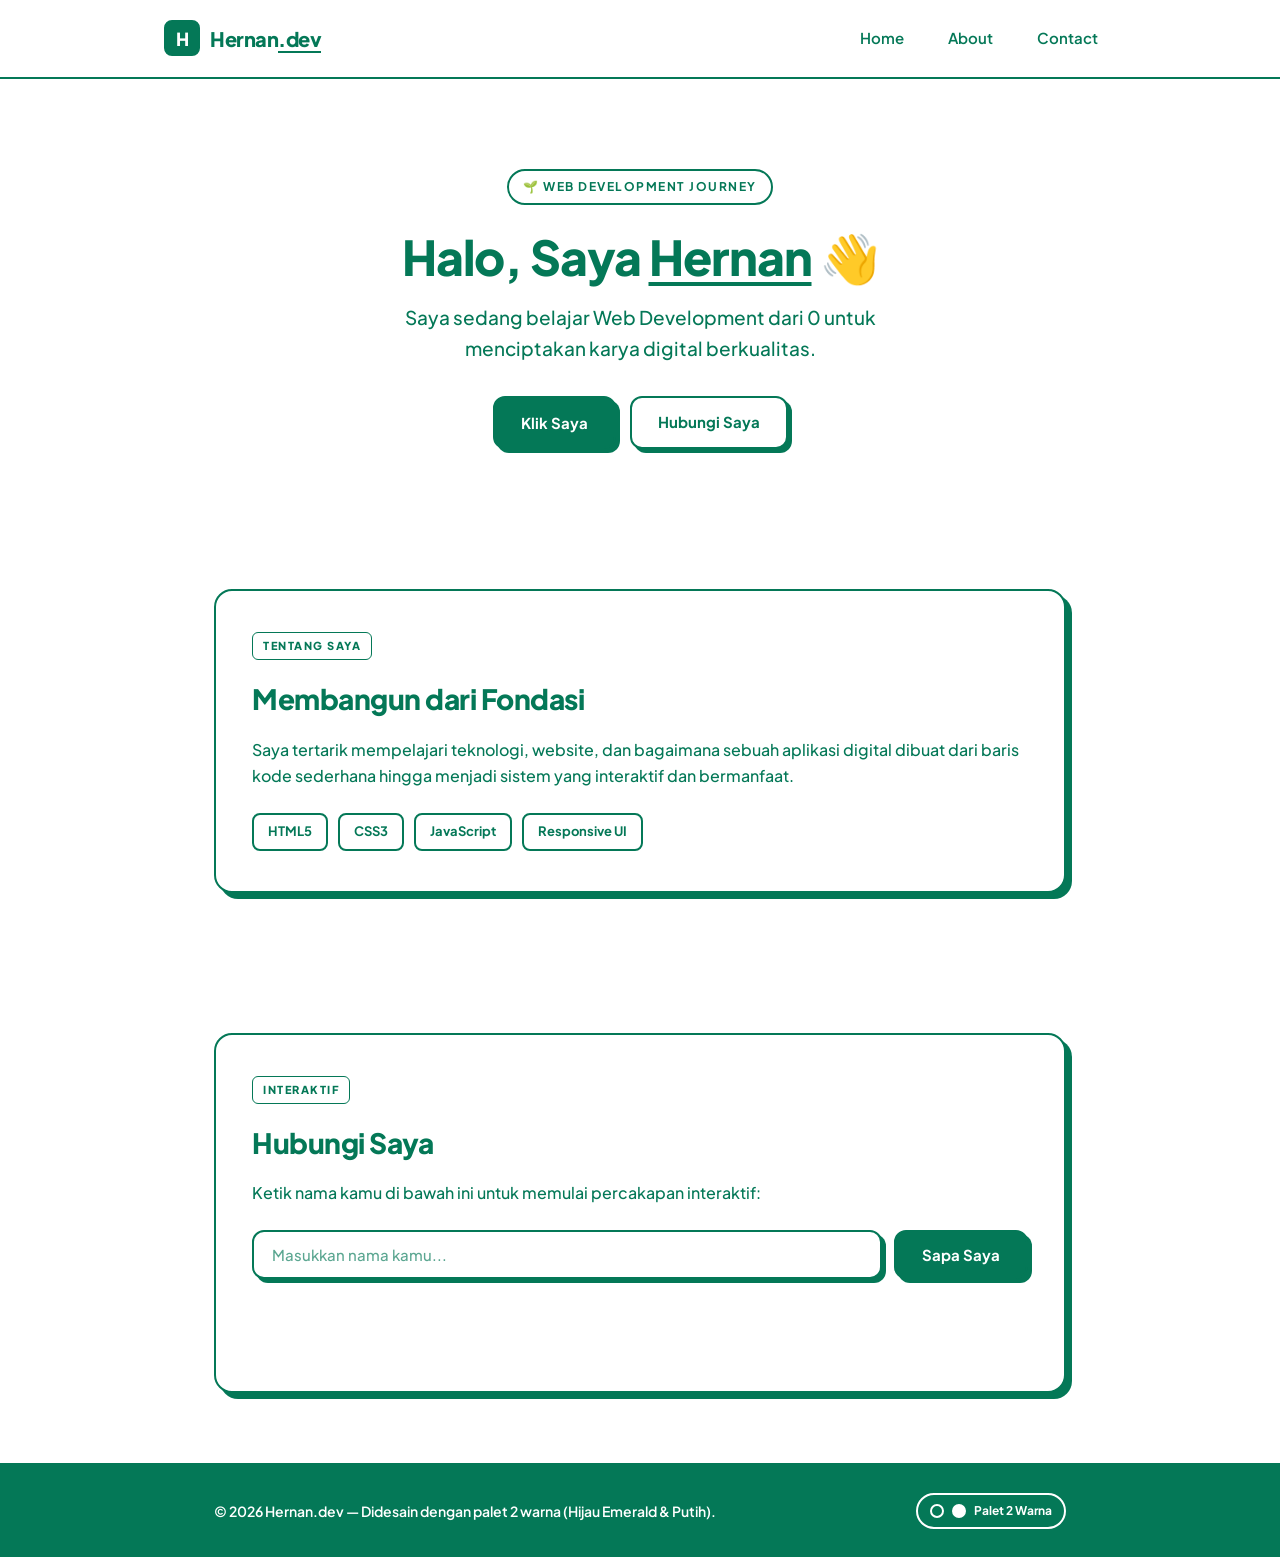
<file: index.html>
<!DOCTYPE html>
<html lang="id">
<head>
    <meta charset="UTF-8">
    <meta name="viewport" content="width=device-width, initial-scale=1.0">
    <meta name="description" content="Portfolio dan website pribadi Hernan - Web Developer. Dibangun dengan desain minimalis 2 warna modern.">
    <title>Hernan | Portfolio - Web Development</title>
    <!-- Google Fonts: Plus Jakarta Sans -->
    <link rel="preconnect" href="https://fonts.googleapis.com">
    <link rel="preconnect" href="https://fonts.gstatic.com" crossorigin>
    <link href="https://fonts.googleapis.com/css2?family=Plus+Jakarta+Sans:wght@400;500;600;700;800&display=swap" rel="stylesheet">
    <link rel="stylesheet" href="style.css">
</head>
<body>

    <!-- Navigasi Utama -->
    <header class="navbar-wrapper">
        <nav class="navbar" id="navbar">
            <a href="#home" class="logo">
                <span class="logo-mark">H</span>
                <span class="logo-text">Hernan<span>.dev</span></span>
            </a>
            <ul class="nav-links">
                <li><a href="#home" class="nav-link">Home</a></li>
                <li><a href="#about" class="nav-link">About</a></li>
                <li><a href="#contact" class="nav-link">Contact</a></li>
            </ul>
        </nav>
    </header>

    <main>
        <!-- Bagian Home (Hero) -->
        <section id="home" class="hero section">
            <div class="container hero-container">
                <div class="badge">🌱 WEB DEVELOPMENT JOURNEY</div>
                <h1 class="hero-title">Halo, Saya <span class="highlight">Hernan</span> 👋</h1>
                <p class="hero-subtitle">Saya sedang belajar Web Development dari 0 untuk menciptakan karya digital berkualitas.</p>
                <div class="hero-actions">
                    <button class="btn btn-primary" onclick="showMessage()" id="hero-btn">Klik Saya</button>
                    <a href="#contact" class="btn btn-outline">Hubungi Saya</a>
                </div>
            </div>
        </section>

        <!-- Bagian Tentang Saya -->
        <section id="about" class="about section">
            <div class="container">
                <div class="card about-card">
                    <span class="section-tag">TENTANG SAYA</span>
                    <h2>Membangun dari Fondasi</h2>
                    <p>
                        Saya tertarik mempelajari teknologi, website, dan bagaimana sebuah aplikasi digital dibuat
                        dari baris kode sederhana hingga menjadi sistem yang interaktif dan bermanfaat.
                    </p>
                    <div class="skill-tags">
                        <span class="tag">HTML5</span>
                        <span class="tag">CSS3</span>
                        <span class="tag">JavaScript</span>
                        <span class="tag">Responsive UI</span>
                    </div>
                </div>
            </div>
        </section>

        <!-- Bagian Kontak Interaktif -->
        <section id="contact" class="contact section">
            <div class="container">
                <div class="card contact-card">
                    <span class="section-tag">INTERAKTIF</span>
                    <h2>Hubungi Saya</h2>
                    <p class="contact-desc">Ketik nama kamu di bawah ini untuk memulai percakapan interaktif:</p>
                    
                    <div class="form-box">
                        <input type="text" id="name" placeholder="Masukkan nama kamu..." autocomplete="off">
                        <button class="btn btn-primary" onclick="greetUser()" id="greet-btn">Sapa Saya</button>
                    </div>
                    
                    <!-- Tempat menampilkan hasil dari JavaScript -->
                    <div class="result-wrapper">
                        <p id="result" role="status" aria-live="polite"></p>
                    </div>
                </div>
            </div>
        </section>
    </main>

    <!-- Footer -->
    <footer class="footer">
        <div class="container footer-content">
            <p>© 2026 Hernan.dev — Didesain dengan palet 2 warna (Hijau Emerald & Putih).</p>
            <div class="palette-indicator" title="2 Warna Utama: Hijau Emerald & Putih">
                <span class="color-dot dot-emerald"></span>
                <span class="color-dot dot-white"></span>
                <span class="color-label">Palet 2 Warna</span>
            </div>
        </div>
    </footer>

    <!-- Penghubung ke file JavaScript -->
    <script src="script.js"></script>
</body>
</html>
</file>
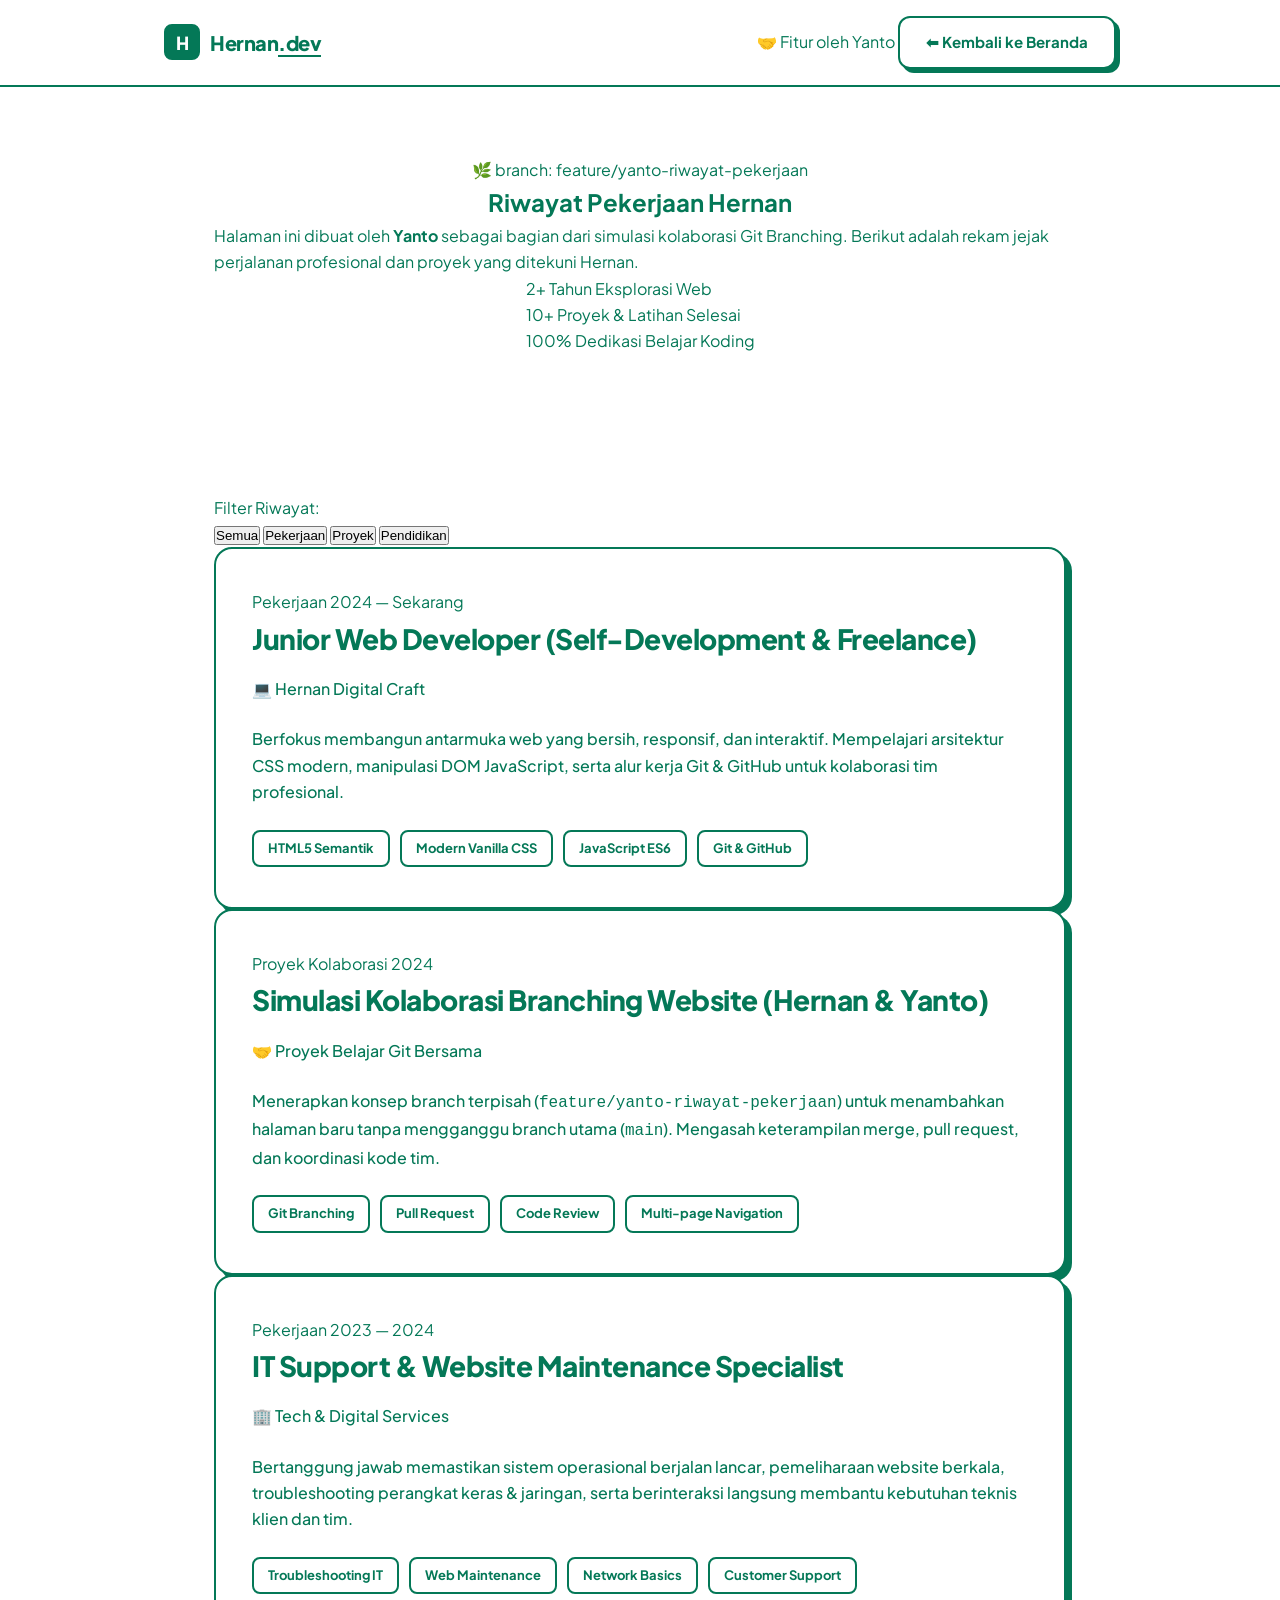
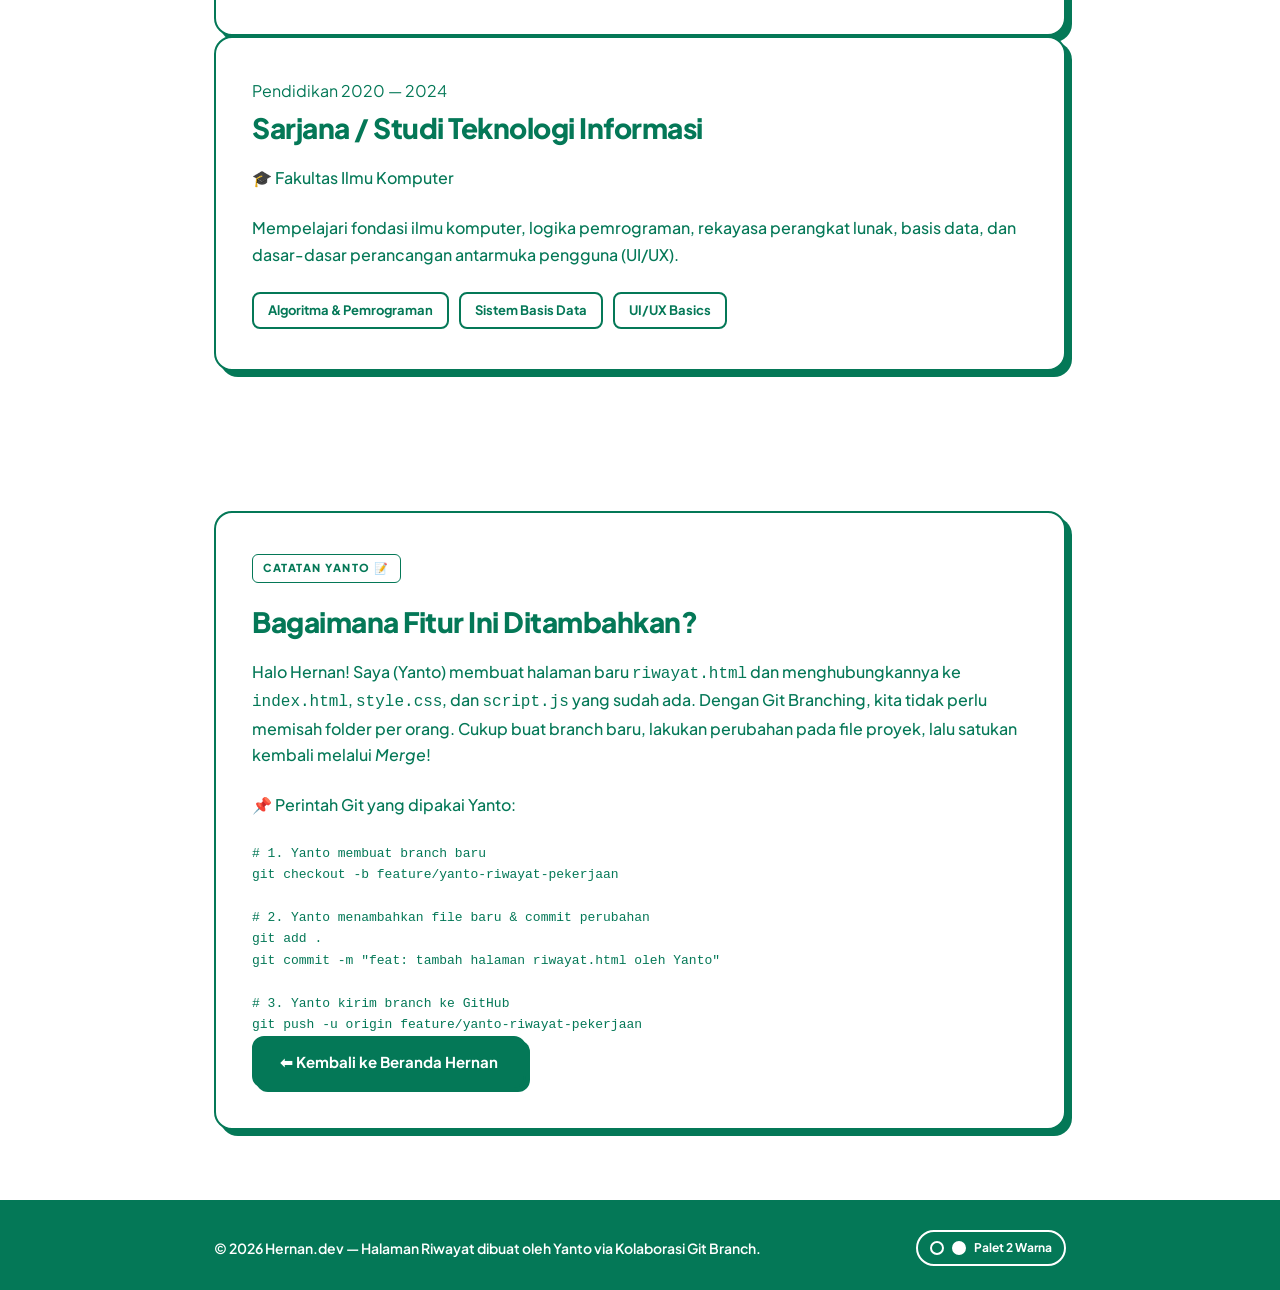
<file: riwayat.html>
<!DOCTYPE html>
<html lang="id">
<head>
    <meta charset="UTF-8">
    <meta name="viewport" content="width=device-width, initial-scale=1.0">
    <meta name="description" content="Riwayat Pekerjaan dan Pengalaman Profesional Hernan. Dibuat oleh Yanto dalam simulasi kolaborasi branch Git.">
    <title>Hernan | Riwayat Pekerjaan - Fitur Kolaborasi Yanto</title>
    <!-- Google Fonts: Plus Jakarta Sans -->
    <link rel="preconnect" href="https://fonts.googleapis.com">
    <link rel="preconnect" href="https://fonts.gstatic.com" crossorigin>
    <link href="https://fonts.googleapis.com/css2?family=Plus+Jakarta+Sans:wght@400;500;600;700;800&display=swap" rel="stylesheet">
    <link rel="stylesheet" href="style.css">
</head>
<body>

    <!-- Navigasi Utama -->
    <header class="navbar-wrapper">
        <nav class="navbar" id="navbar">
            <a href="index.html" class="logo" id="nav-logo">
                <span class="logo-mark">H</span>
                <span class="logo-text">Hernan<span>.dev</span></span>
            </a>
            <div class="nav-actions">
                <span class="collab-badge">🤝 Fitur oleh Yanto</span>
                <a href="index.html" class="btn btn-outline nav-back-btn" id="nav-back-btn">⬅ Kembali ke Beranda</a>
            </div>
        </nav>
    </header>

    <main>
        <!-- Hero Section Riwayat Kerja -->
        <section class="hero-section section">
            <div class="container hero-container">
                <div class="branch-tag" id="git-branch-badge">
                    <span class="branch-icon">🌿</span> branch: feature/yanto-riwayat-pekerjaan
                </div>
                <h1 class="page-title">Riwayat Pekerjaan <span class="highlight">Hernan</span></h1>
                <p class="page-subtitle">
                    Halaman ini dibuat oleh <strong>Yanto</strong> sebagai bagian dari simulasi kolaborasi Git Branching. 
                    Berikut adalah rekam jejak perjalanan profesional dan proyek yang ditekuni Hernan.
                </p>

                <!-- Statistik Ringkas -->
                <div class="stats-grid">
                    <div class="stat-card">
                        <span class="stat-num">2+</span>
                        <span class="stat-label">Tahun Eksplorasi Web</span>
                    </div>
                    <div class="stat-card">
                        <span class="stat-num">10+</span>
                        <span class="stat-label">Proyek & Latihan Selesai</span>
                    </div>
                    <div class="stat-card">
                        <span class="stat-num">100%</span>
                        <span class="stat-label">Dedikasi Belajar Koding</span>
                    </div>
                </div>
            </div>
        </section>

        <!-- Filter & Timeline Section -->
        <section class="experience-section section">
            <div class="container">
                
                <!-- Filter Kategori -->
                <div class="filter-wrapper">
                    <span class="filter-label">Filter Riwayat:</span>
                    <div class="filter-buttons">
                        <button class="filter-btn active" data-filter="all" id="filter-all">Semua</button>
                        <button class="filter-btn" data-filter="work" id="filter-work">Pekerjaan</button>
                        <button class="filter-btn" data-filter="project" id="filter-project">Proyek</button>
                        <button class="filter-btn" data-filter="education" id="filter-education">Pendidikan</button>
                    </div>
                </div>

                <!-- Timeline Container -->
                <div class="timeline" id="timeline-list">

                    <!-- Item 1: Pekerjaan Terkini -->
                    <article class="timeline-item" data-category="work">
                        <div class="timeline-marker">
                            <span class="marker-dot"></span>
                        </div>
                        <div class="timeline-content card">
                            <div class="timeline-header">
                                <span class="badge-role">Pekerjaan</span>
                                <span class="period">2024 — Sekarang</span>
                            </div>
                            <h2 class="role-title">Junior Web Developer (Self-Development & Freelance)</h2>
                            <p class="company-name">💻 Hernan Digital Craft</p>
                            <p class="role-description">
                                Berfokus membangun antarmuka web yang bersih, responsif, dan interaktif. 
                                Mempelajari arsitektur CSS modern, manipulasi DOM JavaScript, 
                                serta alur kerja Git & GitHub untuk kolaborasi tim profesional.
                            </p>
                            <div class="skill-tags">
                                <span class="tag">HTML5 Semantik</span>
                                <span class="tag">Modern Vanilla CSS</span>
                                <span class="tag">JavaScript ES6</span>
                                <span class="tag">Git & GitHub</span>
                            </div>
                        </div>
                    </article>

                    <!-- Item 2: Proyek Kolaborasi -->
                    <article class="timeline-item" data-category="project">
                        <div class="timeline-marker">
                            <span class="marker-dot"></span>
                        </div>
                        <div class="timeline-content card">
                            <div class="timeline-header">
                                <span class="badge-role">Proyek Kolaborasi</span>
                                <span class="period">2024</span>
                            </div>
                            <h2 class="role-title">Simulasi Kolaborasi Branching Website (Hernan & Yanto)</h2>
                            <p class="company-name">🤝 Proyek Belajar Git Bersama</p>
                            <p class="role-description">
                                Menerapkan konsep branch terpisah (<code class="code-inline">feature/yanto-riwayat-pekerjaan</code>) 
                                untuk menambahkan halaman baru tanpa mengganggu branch utama (<code class="code-inline">main</code>).
                                Mengasah keterampilan merge, pull request, dan koordinasi kode tim.
                            </p>
                            <div class="skill-tags">
                                <span class="tag">Git Branching</span>
                                <span class="tag">Pull Request</span>
                                <span class="tag">Code Review</span>
                                <span class="tag">Multi-page Navigation</span>
                            </div>
                        </div>
                    </article>

                    <!-- Item 3: Pekerjaan Sebelumnya / IT Support -->
                    <article class="timeline-item" data-category="work">
                        <div class="timeline-marker">
                            <span class="marker-dot"></span>
                        </div>
                        <div class="timeline-content card">
                            <div class="timeline-header">
                                <span class="badge-role">Pekerjaan</span>
                                <span class="period">2023 — 2024</span>
                            </div>
                            <h2 class="role-title">IT Support & Website Maintenance Specialist</h2>
                            <p class="company-name">🏢 Tech & Digital Services</p>
                            <p class="role-description">
                                Bertanggung jawab memastikan sistem operasional berjalan lancar, 
                                pemeliharaan website berkala, troubleshooting perangkat keras & jaringan, 
                                serta berinteraksi langsung membantu kebutuhan teknis klien dan tim.
                            </p>
                            <div class="skill-tags">
                                <span class="tag">Troubleshooting IT</span>
                                <span class="tag">Web Maintenance</span>
                                <span class="tag">Network Basics</span>
                                <span class="tag">Customer Support</span>
                            </div>
                        </div>
                    </article>

                    <!-- Item 4: Pendidikan -->
                    <article class="timeline-item" data-category="education">
                        <div class="timeline-marker">
                            <span class="marker-dot"></span>
                        </div>
                        <div class="timeline-content card">
                            <div class="timeline-header">
                                <span class="badge-role">Pendidikan</span>
                                <span class="period">2020 — 2024</span>
                            </div>
                            <h2 class="role-title">Sarjana / Studi Teknologi Informasi</h2>
                            <p class="company-name">🎓 Fakultas Ilmu Komputer</p>
                            <p class="role-description">
                                Mempelajari fondasi ilmu komputer, logika pemrograman, rekayasa perangkat lunak,
                                basis data, dan dasar-dasar perancangan antarmuka pengguna (UI/UX).
                            </p>
                            <div class="skill-tags">
                                <span class="tag">Algoritma & Pemrograman</span>
                                <span class="tag">Sistem Basis Data</span>
                                <span class="tag">UI/UX Basics</span>
                            </div>
                        </div>
                    </article>

                </div>
            </div>
        </section>

        <!-- Bagian Penjelasan Git Collab (Edukasi Interaktif) -->
        <section class="git-info-section section">
            <div class="container">
                <div class="card collab-explanation-card">
                    <span class="section-tag">CATATAN YANTO 📝</span>
                    <h2>Bagaimana Fitur Ini Ditambahkan?</h2>
                    <p>
                        Halo Hernan! Saya (Yanto) membuat halaman baru <code>riwayat.html</code> dan menghubungkannya 
                        ke <code>index.html</code>, <code>style.css</code>, dan <code>script.js</code> yang sudah ada. 
                        Dengan Git Branching, kita tidak perlu memisah folder per orang. Cukup buat branch baru, 
                        lakukan perubahan pada file proyek, lalu satukan kembali melalui <em>Merge</em>!
                    </p>
                    <div class="git-commands-box">
                        <p class="code-title">📌 Perintah Git yang dipakai Yanto:</p>
                        <pre><code># 1. Yanto membuat branch baru
git checkout -b feature/yanto-riwayat-pekerjaan

# 2. Yanto menambahkan file baru & commit perubahan
git add .
git commit -m "feat: tambah halaman riwayat.html oleh Yanto"

# 3. Yanto kirim branch ke GitHub
git push -u origin feature/yanto-riwayat-pekerjaan</code></pre>
                    </div>
                    <div class="bottom-cta">
                        <a href="index.html" class="btn btn-primary" id="btn-back-bottom">⬅ Kembali ke Beranda Hernan</a>
                    </div>
                </div>
            </div>
        </section>
    </main>

    <!-- Footer -->
    <footer class="footer">
        <div class="container footer-content">
            <p>© 2026 Hernan.dev — Halaman Riwayat dibuat oleh Yanto via Kolaborasi Git Branch.</p>
            <div class="palette-indicator" title="2 Warna Utama: Hijau Emerald & Putih">
                <span class="color-dot dot-emerald"></span>
                <span class="color-dot dot-white"></span>
                <span class="color-label">Palet 2 Warna</span>
            </div>
        </div>
    </footer>

    <!-- Script JavaScript Bersama -->
    <script src="script.js"></script>
</body>
</html>
</file>
<file: style.css>
/* ==========================================================================
   PALET DESAIN 2 WARNA: HIJAU EMERALD & PUTIH
   Hanya menggunakan 2 warna di seluruh stylesheet
   ========================================================================== */
:root {
    --color-emerald: #047857;
    --color-white: #ffffff;
}

/* Reset Dasar */
* {
    margin: 0;
    padding: 0;
    box-sizing: border-box;
}

html {
    scroll-behavior: smooth;
}

body {
    font-family: 'Plus Jakarta Sans', -apple-system, BlinkMacSystemFont, 'Segoe UI', Roboto, sans-serif;
    background-color: var(--color-white);
    color: var(--color-emerald);
    line-height: 1.65;
    min-height: 100vh;
    display: flex;
    flex-direction: column;
}

/* Seleksi Teks */
::selection {
    background-color: var(--color-emerald);
    color: var(--color-white);
}

/* Custom Scrollbar */
::-webkit-scrollbar {
    width: 10px;
}
::-webkit-scrollbar-track {
    background: var(--color-white);
    border-left: 2px solid var(--color-emerald);
}
::-webkit-scrollbar-thumb {
    background: var(--color-emerald);
}

/* Container Umum */
.container {
    width: 100%;
    max-width: 900px;
    margin: 0 auto;
    padding: 0 24px;
}

.section {
    padding: 70px 0;
}

/* ==========================================================================
   NAVBAR
   ========================================================================== */
.navbar-wrapper {
    position: sticky;
    top: 0;
    z-index: 1000;
    background-color: var(--color-white);
    border-bottom: 2px solid var(--color-emerald);
}

.navbar {
    display: flex;
    justify-content: space-between;
    align-items: center;
    max-width: 1000px;
    margin: 0 auto;
    padding: 16px 24px;
}

.logo {
    display: flex;
    align-items: center;
    gap: 10px;
    text-decoration: none;
    color: var(--color-emerald);
}

.logo-mark {
    display: inline-flex;
    align-items: center;
    justify-content: center;
    width: 36px;
    height: 36px;
    background-color: var(--color-emerald);
    color: var(--color-white);
    font-weight: 800;
    font-size: 18px;
    border-radius: 8px;
    border: 2px solid var(--color-emerald);
    transition: transform 0.2s ease, background-color 0.2s ease, color 0.2s ease;
}

.logo:hover .logo-mark {
    background-color: var(--color-white);
    color: var(--color-emerald);
    transform: rotate(-6deg);
}

.logo-text {
    font-size: 20px;
    font-weight: 800;
    letter-spacing: -0.5px;
}

.logo-text span {
    text-decoration: underline;
    text-underline-offset: 4px;
}

.nav-links {
    display: flex;
    list-style: none;
    gap: 8px;
}

.nav-link {
    display: inline-block;
    color: var(--color-emerald);
    text-decoration: none;
    font-weight: 600;
    font-size: 15px;
    padding: 8px 16px;
    border-radius: 9999px;
    border: 2px solid transparent;
    transition: all 0.2s ease;
}

.nav-link:hover {
    background-color: var(--color-emerald);
    color: var(--color-white);
    border-color: var(--color-emerald);
}

/* ==========================================================================
   HERO SECTION
   ========================================================================== */
.hero {
    padding: 90px 0 70px 0;
    text-align: center;
    background-color: var(--color-white);
}

.hero-container {
    display: flex;
    flex-direction: column;
    align-items: center;
}

.badge {
    display: inline-block;
    font-size: 12px;
    font-weight: 700;
    letter-spacing: 1.5px;
    padding: 6px 14px;
    border: 2px solid var(--color-emerald);
    border-radius: 9999px;
    margin-bottom: 24px;
    background-color: var(--color-white);
}

.hero-title {
    font-size: 48px;
    font-weight: 800;
    line-height: 1.15;
    margin-bottom: 18px;
    letter-spacing: -1px;
}

.hero-title .highlight {
    text-decoration: underline;
    text-decoration-thickness: 4px;
    text-underline-offset: 6px;
}

.hero-subtitle {
    font-size: 19px;
    font-weight: 500;
    max-width: 580px;
    margin-bottom: 32px;
}

.hero-actions {
    display: flex;
    gap: 14px;
    justify-content: center;
    flex-wrap: wrap;
}

/* ==========================================================================
   BUTTONS (2 WARNA)
   ========================================================================== */
.btn {
    display: inline-flex;
    align-items: center;
    justify-content: center;
    padding: 12px 26px;
    font-size: 15px;
    font-weight: 700;
    font-family: inherit;
    text-decoration: none;
    border-radius: 12px;
    cursor: pointer;
    transition: all 0.2s cubic-bezier(0.16, 1, 0.3, 1);
}

.btn-primary {
    background-color: var(--color-emerald);
    color: var(--color-white);
    border: 2px solid var(--color-emerald);
    box-shadow: 4px 4px 0 var(--color-emerald);
}

.btn-primary:hover {
    background-color: var(--color-white);
    color: var(--color-emerald);
    transform: translate(-2px, -2px);
    box-shadow: 6px 6px 0 var(--color-emerald);
}

.btn-primary:active {
    transform: translate(2px, 2px);
    box-shadow: 2px 2px 0 var(--color-emerald);
}

.btn-outline {
    background-color: var(--color-white);
    color: var(--color-emerald);
    border: 2px solid var(--color-emerald);
    box-shadow: 4px 4px 0 var(--color-emerald);
}

.btn-outline:hover {
    background-color: var(--color-emerald);
    color: var(--color-white);
    transform: translate(-2px, -2px);
    box-shadow: 6px 6px 0 var(--color-emerald);
}

.btn-outline:active {
    transform: translate(2px, 2px);
    box-shadow: 2px 2px 0 var(--color-emerald);
}

/* ==========================================================================
   CARDS & SECTIONS
   ========================================================================== */
.card {
    background-color: var(--color-white);
    border: 2px solid var(--color-emerald);
    border-radius: 18px;
    padding: 40px 36px;
    box-shadow: 6px 6px 0 var(--color-emerald);
    transition: transform 0.2s ease, box-shadow 0.2s ease;
}

.card:hover {
    transform: translate(-2px, -2px);
    box-shadow: 8px 8px 0 var(--color-emerald);
}

.section-tag {
    display: inline-block;
    font-size: 11px;
    font-weight: 800;
    letter-spacing: 1.5px;
    border: 1.5px solid var(--color-emerald);
    padding: 4px 10px;
    border-radius: 6px;
    margin-bottom: 16px;
}

.card h2 {
    font-size: 28px;
    font-weight: 800;
    margin-bottom: 14px;
    letter-spacing: -0.5px;
}

.card p {
    font-size: 16px;
    font-weight: 500;
    margin-bottom: 24px;
}

/* Skill Tags */
.skill-tags {
    display: flex;
    flex-wrap: wrap;
    gap: 10px;
}

.tag {
    font-size: 13px;
    font-weight: 700;
    padding: 6px 14px;
    border: 2px solid var(--color-emerald);
    border-radius: 8px;
    background-color: var(--color-white);
    transition: all 0.2s ease;
}

.tag:hover {
    background-color: var(--color-emerald);
    color: var(--color-white);
    transform: translateY(-2px);
}

/* ==========================================================================
   CONTACT FORM
   ========================================================================== */
.contact-desc {
    margin-bottom: 20px;
}

.form-box {
    display: flex;
    gap: 12px;
    flex-wrap: wrap;
    margin-top: 8px;
}

input {
    flex: 1;
    min-width: 240px;
    padding: 13px 18px;
    font-size: 15px;
    font-family: inherit;
    font-weight: 600;
    color: var(--color-emerald);
    background-color: var(--color-white);
    border: 2px solid var(--color-emerald);
    border-radius: 12px;
    box-shadow: 4px 4px 0 var(--color-emerald);
    outline: none;
    transition: all 0.2s ease;
}

input::placeholder {
    color: var(--color-emerald);
    opacity: 0.65;
    font-weight: 500;
}

input:focus {
    transform: translate(-2px, -2px);
    box-shadow: 6px 6px 0 var(--color-emerald);
}

/* Area Hasil Interaksi JS */
.result-wrapper {
    margin-top: 24px;
    min-height: 48px;
}

#result {
    font-size: 15px;
    font-weight: 700;
    color: var(--color-emerald);
    transition: all 0.3s ease;
}

#result.show {
    padding: 14px 18px;
    border-radius: 12px;
    border: 2px solid var(--color-emerald);
    box-shadow: 4px 4px 0 var(--color-emerald);
    background-color: var(--color-white);
    animation: popIn 0.25s ease forwards;
}

@keyframes popIn {
    0% {
        opacity: 0;
        transform: translateY(8px);
    }
    100% {
        opacity: 1;
        transform: translateY(0);
    }
}

/* ==========================================================================
   FOOTER
   ========================================================================== */
.footer {
    margin-top: auto;
    background-color: var(--color-emerald);
    color: var(--color-white);
    border-top: 2px solid var(--color-emerald);
    padding: 28px 0;
}

.footer-content {
    display: flex;
    justify-content: space-between;
    align-items: center;
    flex-wrap: wrap;
    gap: 16px;
    font-size: 14px;
    font-weight: 600;
}

.palette-indicator {
    display: inline-flex;
    align-items: center;
    gap: 8px;
    padding: 6px 12px;
    border: 2px solid var(--color-white);
    border-radius: 9999px;
    background-color: var(--color-emerald);
}

.color-dot {
    width: 14px;
    height: 14px;
    border-radius: 50%;
    display: inline-block;
}

.dot-emerald {
    background-color: var(--color-emerald);
    border: 2px solid var(--color-white);
}

.dot-white {
    background-color: var(--color-white);
    border: 2px solid var(--color-white);
}

.color-label {
    font-size: 12px;
    font-weight: 700;
    color: var(--color-white);
}

/* ==========================================================================
   RESPONSIVE DESIGN
   ========================================================================== */
@media (max-width: 640px) {
    .navbar {
        flex-direction: column;
        gap: 14px;
        padding: 14px 16px;
    }

    .hero-title {
        font-size: 34px;
    }

    .hero-subtitle {
        font-size: 16px;
    }

    .hero-actions {
        flex-direction: column;
        width: 100%;
    }

    .btn {
        width: 100%;
    }

    .card {
        padding: 24px 20px;
    }

    .form-box {
        flex-direction: column;
    }

    input {
        width: 100%;
    }

    .footer-content {
        flex-direction: column;
        text-align: center;
    }
}
</file>
